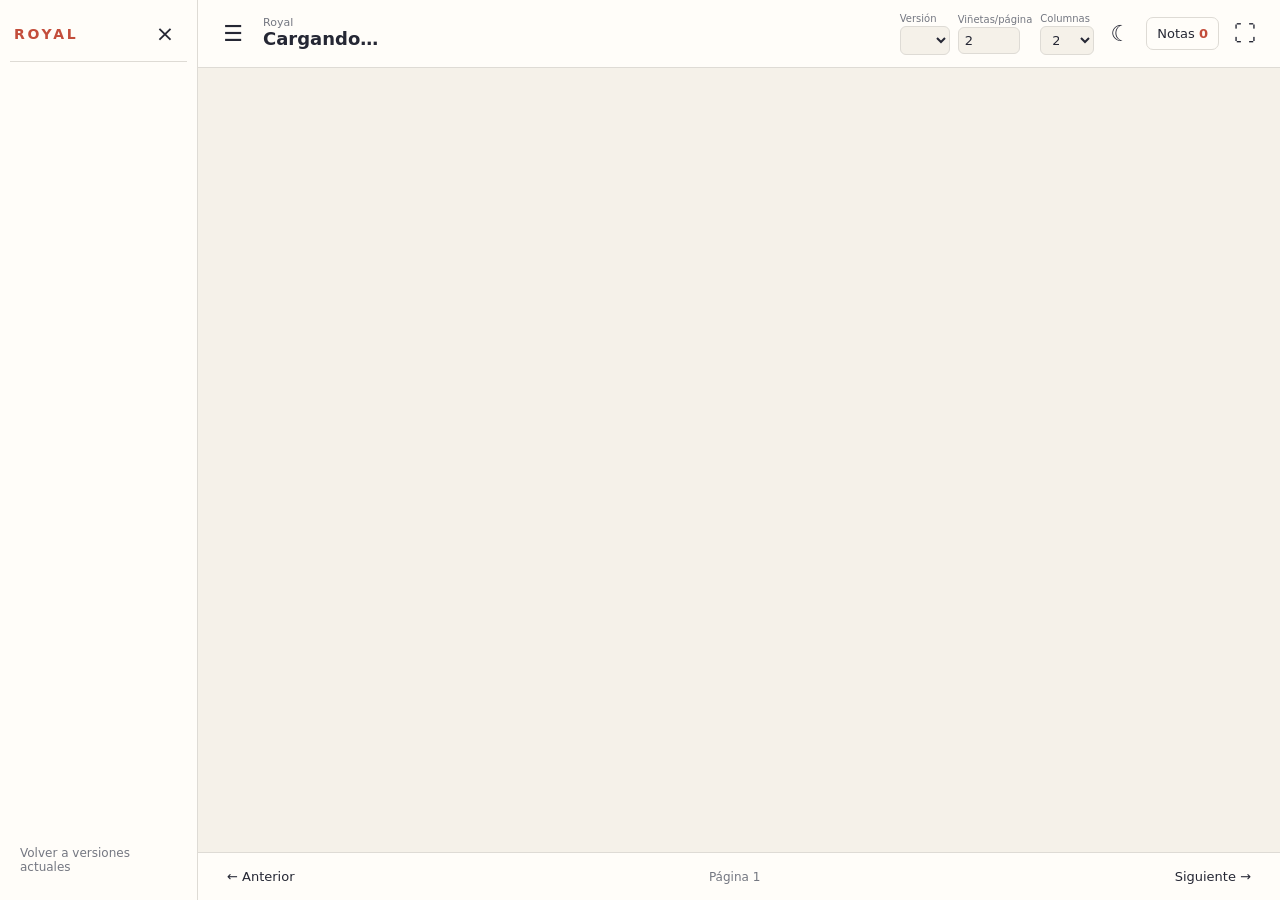
<file: index.html>
<!doctype html>
<html lang="es">
  <head>
    <meta charset="utf-8">
    <meta name="viewport" content="width=device-width, initial-scale=1">
    <meta http-equiv="refresh" content="0; url=./lector/">
    <title>Royal · Lector de storyboards</title>
  </head>
  <body>
    <p><a href="./lector/">Abrir el lector de storyboards de Royal</a></p>
  </body>
</html>
</file>
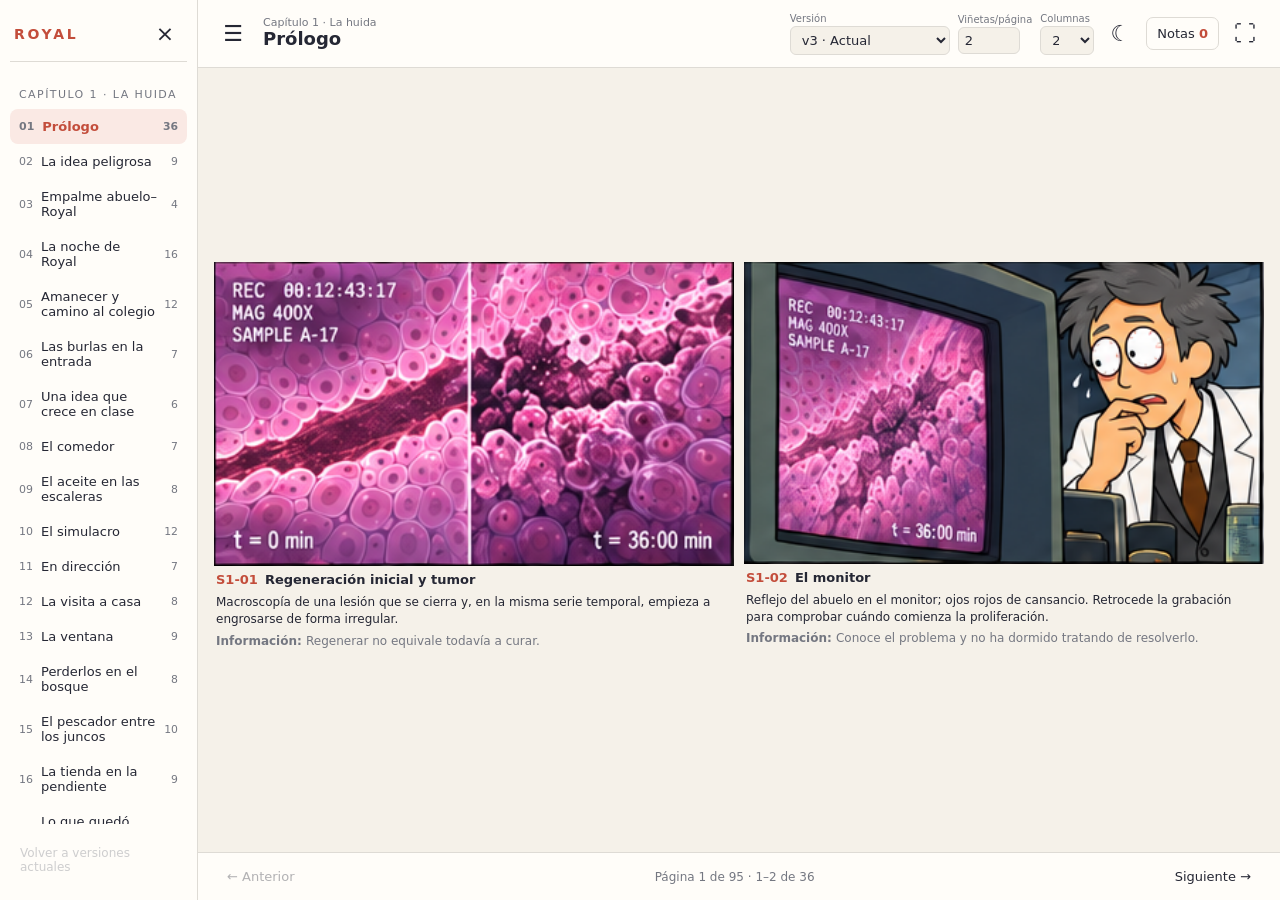
<file: lector/index.html>
<!doctype html>
<html lang="es">
<head>
  <meta charset="utf-8">
  <meta name="viewport" content="width=device-width, initial-scale=1">
  <meta name="theme-color" content="#f5f1e9">
  <title>Royal · Storyboards</title>
  <link rel="stylesheet" href="./styles.css?v=ceb507bb5d3d">
  <script src="./app.js?v=66bf69ee4620" defer></script>
</head>
<body>
  <div class="app">
    <aside id="sidebar" class="sidebar" aria-label="Índice de storyboards">
      <div class="sidebar-head"><strong>ROYAL</strong><button id="closeSidebar" class="icon" type="button" aria-label="Ocultar índice">×</button></div>
      <nav id="contents" aria-label="Capítulos y secuencias"></nav>
      <button id="resetVersions" class="sidebar-reset" type="button">Volver a versiones actuales</button>
    </aside>
    <button id="scrim" class="scrim" type="button" aria-label="Cerrar índice" hidden></button>
    <main class="main">
      <header class="toolbar">
        <button id="toggleSidebar" class="icon" type="button" aria-label="Mostrar u ocultar índice" aria-controls="sidebar" aria-expanded="true">☰</button>
        <div class="heading"><span id="chapterTitle">Royal</span><strong id="sectionTitle">Cargando…</strong></div>
        <div class="controls">
          <label class="control"><span>Versión</span><select id="versionSelect" aria-label="Versión de esta secuencia"></select></label>
          <label class="control"><span>Viñetas/página</span><input id="panelCount" type="number" min="1" max="24" step="1" value="2" inputmode="numeric" aria-label="Viñetas por página, de 1 a 24"></label>
          <label class="control"><span>Columnas</span><select id="columnCount" aria-label="Columnas por página, de 1 a 4"><option value="1">1</option><option value="2">2</option><option value="3">3</option><option value="4">4</option></select></label>
          <button id="themeToggle" class="icon" type="button" aria-label="Cambiar a tema oscuro" title="Cambiar tema">☾</button>
          <button id="openNotes" class="notes-button" type="button">Notas <span id="noteCount">0</span></button>
          <button id="fullscreen" class="icon fullscreen" type="button" aria-label="Pantalla completa">⛶</button>
        </div>
      </header>
      <div id="versionNote" class="message" hidden></div>
      <div id="errorNote" class="error" role="alert" hidden></div>
      <div id="noteModeHint" class="message" role="status" hidden>Haz clic en el punto de la viñeta donde quieres dejar la nota. Pulsa Esc para cancelar.</div>
      <section id="readingArea" class="reading-area" aria-label="Página del storyboard"><div id="panelGrid" class="panel-grid" aria-live="polite"></div></section>
      <footer class="pagebar">
        <button id="previousPage" class="page-button" type="button" aria-label="Página anterior">← <span>Anterior</span></button>
        <span id="pagePosition">Página 1</span>
        <button id="nextPage" class="page-button" type="button" aria-label="Página siguiente"><span>Siguiente</span> →</button>
      </footer>
    </main>
  </div>
  <dialog id="zoomDialog" class="zoom-dialog" aria-labelledby="zoomTitle">
    <div class="dialog-head"><strong id="zoomTitle"></strong><div><a id="sourceLink" target="_blank" rel="noopener">Lámina original ↗</a><button id="zoomOut" class="icon" type="button" aria-label="Reducir">−</button><span id="zoomLevel">100 %</span><button id="zoomIn" class="icon" type="button" aria-label="Ampliar">+</button><button id="closeZoom" class="icon" type="button" aria-label="Cerrar">×</button></div></div>
    <div id="zoomScroll" class="zoom-scroll"><div id="zoomCanvas" class="zoom-canvas"><img id="zoomImage" alt=""><div id="zoomPins" class="pin-layer"></div></div></div>
  </dialog>
  <dialog id="notesDialog" class="notes-dialog" aria-labelledby="notesTitle">
    <div class="dialog-head"><strong id="notesTitle">Notas</strong><button id="closeNotes" class="icon" type="button" aria-label="Cerrar">×</button></div>
    <p class="notes-intro">En móvil, mantén pulsada la imagen para comentar; un toque corto la amplía. En ordenador, haz clic derecho en el punto que quieras comentar; el clic izquierdo amplía la imagen. También puedes elegir el punto con el botón.</p>
    <div class="notes-toolbar"><button id="addNote" class="primary" type="button">Elegir punto</button><label><input id="allNotes" type="checkbox"> Todas las notas</label></div>
    <p id="notesStatus" class="status" role="status"></p><div id="notesList" class="notes-list"></div>
  </dialog>
  <dialog id="noteDialog" class="note-dialog" aria-labelledby="noteTitle">
    <form id="noteForm">
      <div class="dialog-head"><strong id="noteTitle">Nueva nota</strong><button id="cancelNote" class="icon" type="button" aria-label="Cerrar">×</button></div>
      <p>La nota será visible para todos los lectores.</p>
      <label>Nombre (opcional)<input id="noteAuthor" maxlength="40" autocomplete="name" placeholder="Anónimo"></label>
      <label>Comentario<textarea id="noteBody" maxlength="1000" rows="5" required></textarea></label>
      <input id="noteWebsite" class="honeypot" tabindex="-1" autocomplete="off" aria-hidden="true">
      <p id="noteFormStatus" class="status" role="status"></p>
      <div class="form-actions"><button id="cancelNoteBottom" type="button">Cancelar</button><button id="saveNote" class="primary" type="submit">Guardar nota</button></div>
    </form>
  </dialog>
</body>
</html>
</file>
<file: lector/styles.css>
:root{font-family:Inter,system-ui,-apple-system,"Segoe UI",sans-serif;color-scheme:light;--bg:#f5f1e9;--surface:#fffdf9;--ink:#252734;--muted:#747781;--line:#dedbd5;--accent:#c34d3b;--accent-soft:#fae9e4;--shadow:0 12px 38px #1d243019}
@media(prefers-color-scheme:dark){:root:not([data-theme]){color-scheme:dark;--bg:#151820;--surface:#202530;--ink:#f1eee9;--muted:#a9abb4;--line:#363b47;--accent:#f09270;--accent-soft:#432d2b;--shadow:0 12px 38px #0006}}
:root[data-theme=dark]{color-scheme:dark;--bg:#151820;--surface:#202530;--ink:#f1eee9;--muted:#a9abb4;--line:#363b47;--accent:#f09270;--accent-soft:#432d2b;--shadow:0 12px 38px #0006}
:root[data-theme=light]{color-scheme:light}
*{box-sizing:border-box}html,body{margin:0;min-height:100%}body{background:var(--bg);color:var(--ink)}button,select,input,textarea{font:inherit}button{cursor:pointer}button:disabled{opacity:.35;cursor:default}button:focus-visible,select:focus-visible,a:focus-visible,input:focus-visible,textarea:focus-visible{outline:3px solid var(--accent);outline-offset:2px}[hidden]{display:none!important}
.app{display:flex;min-height:100dvh}.sidebar{position:sticky;top:0;height:100dvh;width:198px;flex:0 0 198px;background:var(--surface);border-right:1px solid var(--line);padding:16px 10px;display:flex;flex-direction:column;gap:12px;transition:width .2s,flex-basis .2s,padding .2s;overflow:hidden;overscroll-behavior:contain}.app.sidebar-hidden .sidebar{width:0;flex-basis:0;padding-left:0;padding-right:0;border:0}.sidebar-head{display:flex;align-items:center;justify-content:space-between;padding:0 4px 9px;border-bottom:1px solid var(--line);letter-spacing:.17em}.sidebar-head strong{color:var(--accent);font-size:14px}#contents{flex:1;min-height:0;overflow-x:hidden;overflow-y:auto;overscroll-behavior:contain;touch-action:pan-y;scrollbar-width:thin}.icon{border:0;background:transparent;color:var(--ink);min-width:36px;height:36px;border-radius:8px;font-size:22px;line-height:1}.icon:hover,.page-button:hover,.sidebar-reset:hover{background:var(--accent-soft)}.chapter-label{font-size:11px;text-transform:uppercase;letter-spacing:.13em;color:var(--muted);margin:14px 9px 8px}.toc{display:flex;align-items:center;gap:8px;width:100%;padding:10px 9px;border:0;border-radius:8px;text-align:left;color:var(--ink);background:transparent;font-size:13px}.toc span:first-child{color:var(--muted);font-size:11px}.toc span:nth-child(2){flex:1}.toc small{color:var(--muted)}.toc:hover{background:var(--bg)}.toc.active{background:var(--accent-soft);color:var(--accent);font-weight:700}.sidebar-reset{border:0;background:transparent;color:var(--muted);text-align:left;padding:10px;border-radius:8px;font-size:12px}
.main{min-width:0;flex:1;display:flex;flex-direction:column;min-height:100dvh}.toolbar{min-height:68px;padding:8px 17px;display:flex;align-items:center;gap:12px;background:var(--surface);border-bottom:1px solid var(--line)}.heading{display:flex;flex-direction:column;min-width:120px;flex:1;line-height:1.15}.heading span{font-size:11px;color:var(--muted)}.heading strong{font-size:18px;white-space:nowrap;overflow:hidden;text-overflow:ellipsis}.controls{display:flex;align-items:center;gap:8px}.control{display:flex;flex-direction:column;font-size:10px;color:var(--muted);gap:2px}.control select{border:1px solid var(--line);border-radius:6px;background:var(--bg);color:var(--ink);padding:5px 21px 5px 7px;font-size:13px;max-width:160px}.notes-button{border:1px solid var(--line);border-radius:7px;background:transparent;color:var(--ink);padding:8px 10px;white-space:nowrap;font-size:13px}.notes-button span{color:var(--accent);font-weight:700}.message,.error{margin:9px 17px 0;padding:7px 10px;border-radius:5px;font-size:12px;background:var(--accent-soft);color:var(--ink)}.error{background:#f8d4d0;color:#72251c}.reading-area{flex:1;padding:12px 16px 8px;display:flex;align-items:center;justify-content:center;min-height:0}.panel-grid{width:100%;display:grid;gap:10px;align-content:center;margin:auto}.panel-grid[data-count="1"]{max-width:1100px;grid-template-columns:1fr}.panel-grid[data-count="2"]{grid-template-columns:repeat(2,minmax(0,1fr))}.panel-grid[data-count="4"],.panel-grid[data-count="6"]{grid-template-columns:repeat(2,minmax(0,1fr))}.panel{min-width:0;margin:0}.panel-art{position:relative;background:#15171d;line-height:0;overflow:hidden}.panel-art img{display:block;width:100%;height:100%;max-height:calc((100dvh - 170px)/var(--rows));object-fit:contain;cursor:zoom-in}.panel-grid[data-count="1"] .panel-art img{max-height:calc(100dvh - 160px)}.panel-art.note-mode img{cursor:crosshair}.panel-meta{padding:5px 2px 0;display:flex;gap:7px;align-items:baseline;min-height:24px;font-size:11px}.panel-meta strong{color:var(--accent);white-space:nowrap}.panel-meta span{white-space:nowrap;text-overflow:ellipsis;overflow:hidden;color:var(--muted)}.pin-layer{position:absolute;inset:0;pointer-events:none}.pin{position:absolute;transform:translate(-50%,-50%);background:var(--accent);border:2px solid white;border-radius:50%;color:white;min-width:24px;height:24px;display:grid;place-items:center;font-size:11px;font-weight:700;line-height:1;box-shadow:0 2px 7px #0008;pointer-events:auto;cursor:pointer}.pagebar{display:flex;align-items:center;justify-content:space-between;gap:10px;min-height:48px;padding:3px 17px;background:var(--surface);border-top:1px solid var(--line);font-size:12px;color:var(--muted)}.page-button{border:0;background:transparent;border-radius:7px;color:var(--ink);padding:8px 12px;font-size:13px}.scrim{display:none}
dialog{border:1px solid var(--line);border-radius:12px;background:var(--surface);color:var(--ink);box-shadow:var(--shadow);padding:0;max-width:calc(100vw - 20px)}dialog::backdrop{background:#0f1520b9}.dialog-head{display:flex;align-items:center;justify-content:space-between;gap:10px;padding:11px 14px;border-bottom:1px solid var(--line)}.dialog-head>div{display:flex;align-items:center;gap:6px}.dialog-head a{font-size:12px;color:var(--accent);margin-right:8px}.zoom-dialog{width:96vw;height:94dvh;max-height:94dvh}.zoom-scroll{height:calc(100% - 60px);overflow:auto;display:flex;align-items:flex-start;justify-content:flex-start;padding:16px}.zoom-canvas{position:relative;line-height:0;margin:auto}.zoom-canvas img{display:block;width:100%;height:auto}.notes-dialog{width:min(480px,94vw);max-height:90dvh}.notes-intro{margin:13px 16px;color:var(--muted);font-size:13px}.notes-toolbar{display:flex;align-items:center;gap:15px;margin:0 16px 8px;font-size:13px}.notes-list{overflow:auto;max-height:55dvh;padding:5px 16px 18px}.note-item{display:block;width:100%;text-align:left;border:1px solid var(--line);border-radius:8px;background:var(--bg);color:var(--ink);padding:10px;margin:8px 0}.note-item strong,.note-item small{display:block}.note-item strong{font-size:12px}.note-item p{margin:7px 0;font-size:13px;white-space:pre-wrap}.note-item small{color:var(--muted);font-size:11px}.status{font-size:12px;color:var(--muted);margin:8px 16px}.primary{border:0;border-radius:7px;background:var(--accent);color:#fff;padding:9px 13px}.primary.active{background:var(--ink);color:var(--surface)}.note-dialog{width:min(430px,94vw)}.note-dialog form{padding-bottom:14px}.note-dialog form>p{margin:13px 16px;color:var(--muted);font-size:13px}.note-dialog label{display:block;margin:12px 16px;font-size:12px;font-weight:700}.note-dialog input:not(.honeypot),.note-dialog textarea{display:block;width:100%;margin-top:5px;background:var(--bg);color:var(--ink);border:1px solid var(--line);border-radius:7px;padding:9px;font-weight:400}.honeypot{position:absolute;left:-9999px}.form-actions{display:flex;justify-content:flex-end;gap:8px;margin:16px}.form-actions button:not(.primary){border:0;background:transparent;color:var(--ink);padding:9px}
@media(max-width:900px){.sidebar{position:fixed;z-index:20;top:0;bottom:0;left:0;box-shadow:var(--shadow)}.app.sidebar-hidden .sidebar{transform:translateX(-100%);width:198px;flex-basis:198px;padding:16px 10px}.scrim:not([hidden]){display:block;position:fixed;z-index:19;inset:0;border:0;background:#07101b88}.toolbar{flex-wrap:wrap;padding:7px 10px}.heading{flex:1}.controls{width:100%;justify-content:flex-end}.control:first-child{margin-right:auto}.reading-area{padding:9px}.pagebar{padding:3px 8px}}
@media(max-width:600px){.toolbar{gap:4px}.heading strong{font-size:15px}.control select{max-width:120px}.control span{font-size:9px}.fullscreen{display:none}.panel-grid[data-count="4"],.panel-grid[data-count="6"]{grid-template-columns:1fr}.panel-grid[data-count="2"]{grid-template-columns:1fr}.panel-art img{max-height:none}.panel-grid{align-content:start}.reading-area{align-items:flex-start}.zoom-dialog{width:100vw;height:100dvh;max-width:100vw;max-height:100dvh;border-radius:0}.dialog-head a{font-size:10px}}
.toolbar{position:sticky;top:0;z-index:10}
.control input{width:62px;border:1px solid var(--line);border-radius:6px;background:var(--bg);color:var(--ink);padding:5px 6px;font-size:13px}
#columnCount{width:54px;padding-right:18px}
.reading-area .panel-grid{grid-template-columns:repeat(var(--columns),minmax(0,1fr));align-content:start;margin:0}
.panel-art img{height:auto;max-height:none}
.panel-grid[data-count="1"] .panel-art img{max-height:calc(100dvh - 210px)}
.panel-meta{display:block;padding:6px 2px 12px;font-size:12px;line-height:1.4}
.panel-heading{display:flex;align-items:baseline;gap:7px;font-size:13px;line-height:1.3}
.panel-heading strong{color:var(--accent);white-space:nowrap}
.panel-heading span{color:var(--ink);font-weight:650;white-space:normal;overflow:visible}
.panel-description{margin:5px 0 0;color:var(--ink);white-space:pre-wrap}
.panel-context{margin:5px 0 0;color:var(--muted);white-space:pre-wrap}
.panel-context strong{color:var(--muted);white-space:normal}
@media(max-width:600px){.reading-area{overflow-x:hidden}.reading-area .panel-grid{gap:7px}.panel-meta{font-size:11px;padding-bottom:9px;overflow-wrap:anywhere;hyphens:auto}.panel-heading{display:block;font-size:12px;line-height:1.2}.panel-heading strong,.panel-heading span{display:block}.panel-heading span{margin-top:2px;overflow-wrap:anywhere}.panel-description,.panel-context{overflow-wrap:anywhere}}
.panel-art img,.zoom-canvas img{user-select:none;-webkit-user-select:none;-webkit-touch-callout:none}
.panel-comment{position:absolute;top:8px;right:8px;z-index:2;border:1px solid #ffffffb8;border-radius:7px;background:#202530dc;color:#fff;padding:7px 10px;font-size:12px;line-height:1.2;opacity:0;pointer-events:none;transition:opacity .15s}
.panel-art:hover .panel-comment,.panel-art:focus-within .panel-comment,.panel-art.note-mode .panel-comment{opacity:1;pointer-events:auto}
@media(hover:none){.panel-comment{display:none}}
</file>
